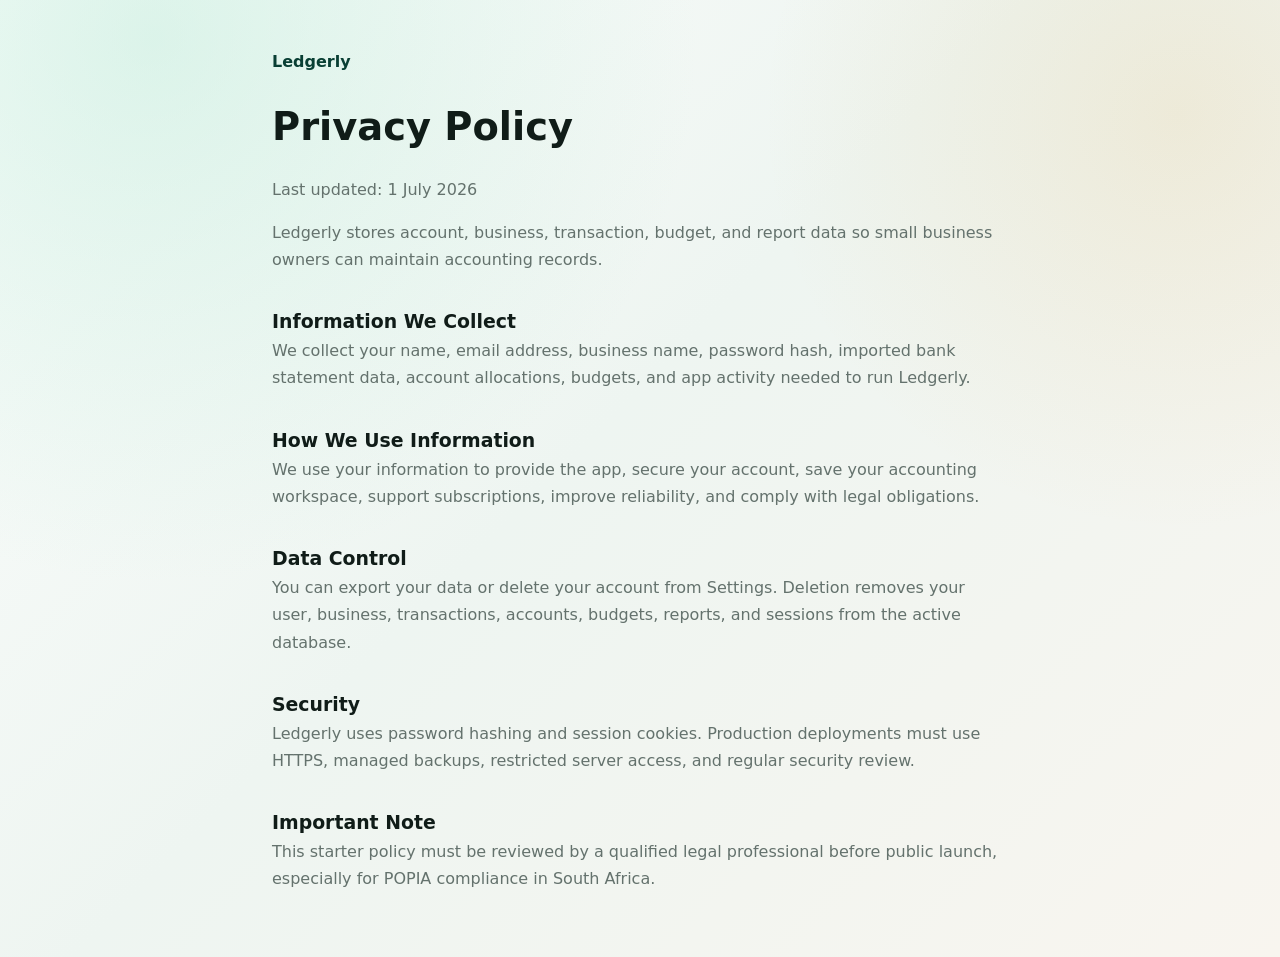
<file: privacy.html>
<!doctype html>
<html lang="en">
  <head>
    <meta charset="UTF-8" />
    <meta name="viewport" content="width=device-width, initial-scale=1.0" />
    <title>Ledgerly Privacy Policy</title>
    <link rel="stylesheet" href="./styles.css" />
  </head>
  <body class="legal-page">
    <main class="legal-shell">
      <a href="/">Ledgerly</a>
      <h1>Privacy Policy</h1>
      <p>Last updated: 1 July 2026</p>
      <p>Ledgerly stores account, business, transaction, budget, and report data so small business owners can maintain accounting records.</p>
      <h2>Information We Collect</h2>
      <p>We collect your name, email address, business name, password hash, imported bank statement data, account allocations, budgets, and app activity needed to run Ledgerly.</p>
      <h2>How We Use Information</h2>
      <p>We use your information to provide the app, secure your account, save your accounting workspace, support subscriptions, improve reliability, and comply with legal obligations.</p>
      <h2>Data Control</h2>
      <p>You can export your data or delete your account from Settings. Deletion removes your user, business, transactions, accounts, budgets, reports, and sessions from the active database.</p>
      <h2>Security</h2>
      <p>Ledgerly uses password hashing and session cookies. Production deployments must use HTTPS, managed backups, restricted server access, and regular security review.</p>
      <h2>Important Note</h2>
      <p>This starter policy must be reviewed by a qualified legal professional before public launch, especially for POPIA compliance in South Africa.</p>
    </main>
  </body>
</html>
</file>
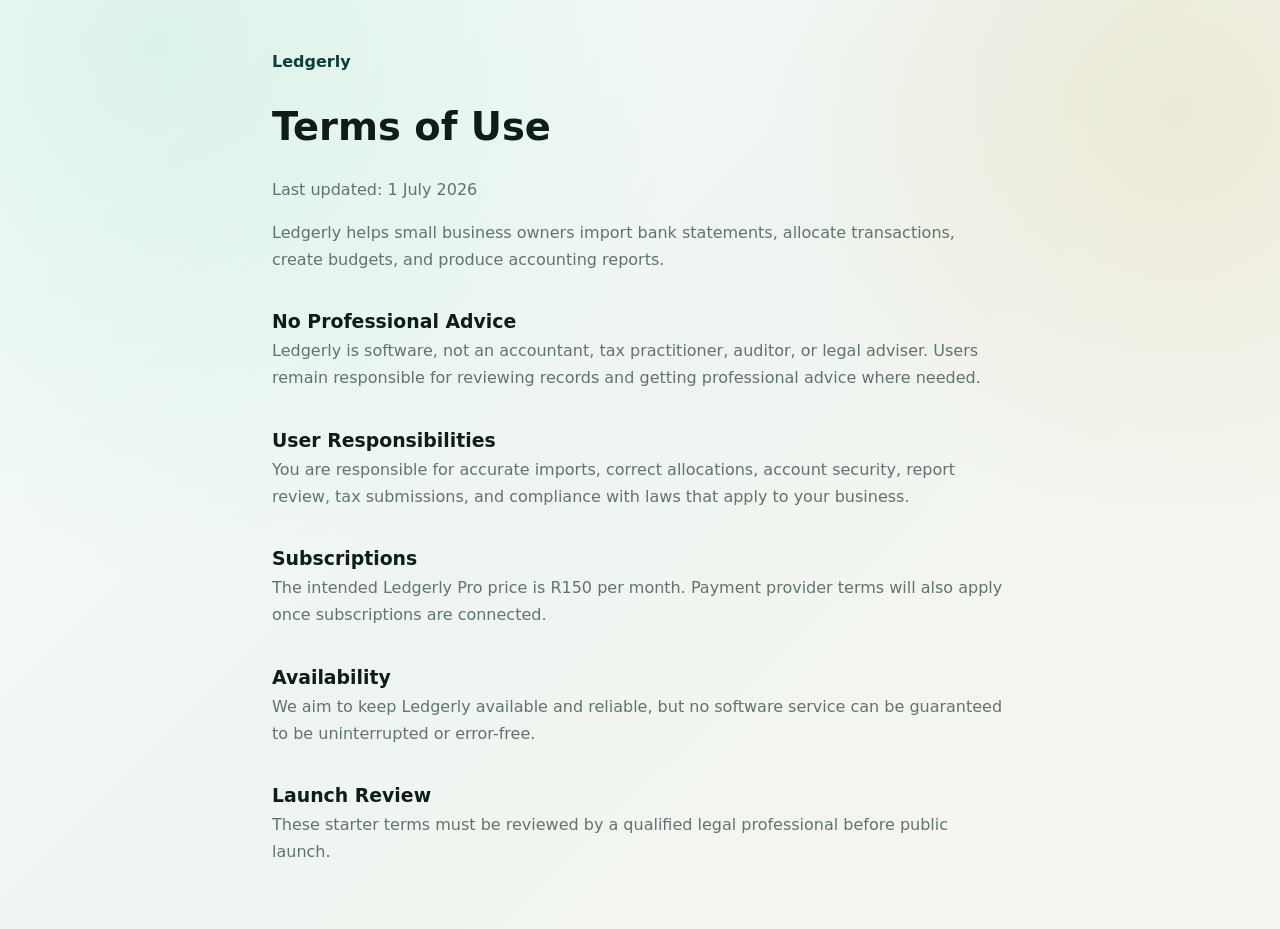
<file: terms.html>
<!doctype html>
<html lang="en">
  <head>
    <meta charset="UTF-8" />
    <meta name="viewport" content="width=device-width, initial-scale=1.0" />
    <title>Ledgerly Terms</title>
    <link rel="stylesheet" href="./styles.css" />
  </head>
  <body class="legal-page">
    <main class="legal-shell">
      <a href="/">Ledgerly</a>
      <h1>Terms of Use</h1>
      <p>Last updated: 1 July 2026</p>
      <p>Ledgerly helps small business owners import bank statements, allocate transactions, create budgets, and produce accounting reports.</p>
      <h2>No Professional Advice</h2>
      <p>Ledgerly is software, not an accountant, tax practitioner, auditor, or legal adviser. Users remain responsible for reviewing records and getting professional advice where needed.</p>
      <h2>User Responsibilities</h2>
      <p>You are responsible for accurate imports, correct allocations, account security, report review, tax submissions, and compliance with laws that apply to your business.</p>
      <h2>Subscriptions</h2>
      <p>The intended Ledgerly Pro price is R150 per month. Payment provider terms will also apply once subscriptions are connected.</p>
      <h2>Availability</h2>
      <p>We aim to keep Ledgerly available and reliable, but no software service can be guaranteed to be uninterrupted or error-free.</p>
      <h2>Launch Review</h2>
      <p>These starter terms must be reviewed by a qualified legal professional before public launch.</p>
    </main>
  </body>
</html>
</file>
<file: styles.css>
:root {
  color-scheme: light;
  --ink: #101c18;
  --muted: #64726d;
  --line: #d9e3de;
  --soft: #f1f6f3;
  --paper: #f8fbf9;
  --white: #ffffff;
  --green: #14775a;
  --green-dark: #093f34;
  --mint: #b9ead6;
  --gold: #d99b2b;
  --coral: #d65f4e;
  --blue: #276f9f;
  --shadow: 0 18px 45px rgba(14, 35, 29, 0.1);
  --shadow-soft: 0 10px 28px rgba(14, 35, 29, 0.08);
}

* {
  box-sizing: border-box;
}

body {
  margin: 0;
  min-height: 100vh;
  background:
    radial-gradient(circle at 12% 4%, rgba(185, 234, 214, 0.46), transparent 34rem),
    radial-gradient(circle at 92% 12%, rgba(217, 155, 43, 0.12), transparent 26rem),
    linear-gradient(135deg, #fbfdfc 0%, #eef5f1 46%, #f8f5ef 100%);
  color: var(--ink);
  font-family: Inter, ui-sans-serif, system-ui, -apple-system, BlinkMacSystemFont, "Segoe UI", sans-serif;
}

.legal-page {
  display: block;
}

.legal-shell {
  width: min(46rem, calc(100% - 2rem));
  margin: 0 auto;
  padding: 3rem 0;
  line-height: 1.7;
}

.legal-shell a {
  color: var(--green-dark);
  font-weight: 900;
  text-decoration: none;
}

.legal-shell h1 {
  margin: 1.2rem 0 1rem;
}

.legal-shell h2 {
  margin-top: 2rem;
}

.legal-shell p {
  color: var(--muted);
}

button,
input,
select {
  font: inherit;
}

button {
  border: 0;
  cursor: pointer;
}

.app-shell {
  display: grid;
  grid-template-columns: 18rem 1fr;
  min-height: 100vh;
}

.mobile-nav-backdrop,
.menu-toggle {
  display: none;
}

body:not(.authenticated) .app-shell {
  display: none;
}

body.authenticated .auth-screen {
  display: none;
}

.auth-screen {
  display: grid;
  grid-template-columns: minmax(0, 1.1fr) minmax(22rem, 0.9fr);
  gap: 2rem;
  align-items: center;
  min-height: 100vh;
  padding: clamp(1rem, 5vw, 4rem);
}

.auth-hero {
  max-width: 48rem;
}

.brand.large {
  margin-bottom: 2rem;
}

.brand.large strong {
  font-size: 1.5rem;
}

.auth-hero h1 {
  max-width: 46rem;
  margin-bottom: 1rem;
  font-size: clamp(2.4rem, 5vw, 5.8rem);
  line-height: 0.96;
}

.auth-hero p {
  max-width: 38rem;
  color: var(--muted);
  font-size: 1.1rem;
  line-height: 1.7;
}

.auth-points {
  display: flex;
  flex-wrap: wrap;
  gap: 0.7rem;
  margin-top: 1.5rem;
}

.auth-points span {
  padding: 0.55rem 0.8rem;
  border: 1px solid rgba(20, 119, 90, 0.22);
  border-radius: 999px;
  background: rgba(255, 255, 255, 0.72);
  color: var(--green-dark);
  font-weight: 850;
}

.auth-card {
  width: min(100%, 30rem);
  justify-self: end;
  padding: 1.2rem;
  border: 1px solid rgba(220, 229, 223, 0.82);
  border-radius: 1.15rem;
  background: rgba(255, 255, 255, 0.88);
  box-shadow: var(--shadow);
}

.auth-tabs {
  display: grid;
  grid-template-columns: 1fr 1fr;
  gap: 0.45rem;
  margin-bottom: 1rem;
  padding: 0.3rem;
  border-radius: 0.9rem;
  background: var(--soft);
}

.auth-tab {
  min-height: 2.55rem;
  border-radius: 0.7rem;
  background: transparent;
  color: var(--muted);
  font-weight: 850;
}

.auth-tab.active {
  background: #fff;
  color: var(--green-dark);
  box-shadow: 0 8px 24px rgba(19, 32, 27, 0.08);
}

.form-error {
  min-height: 1.4rem;
  margin: 0;
  color: var(--coral);
  font-weight: 750;
}

.muted-copy {
  color: var(--muted);
  line-height: 1.6;
}

.sidebar {
  display: flex;
  flex-direction: column;
  gap: 2rem;
  padding: 1.5rem;
  background: rgba(255, 255, 255, 0.82);
  border-right: 1px solid rgba(220, 229, 223, 0.8);
  backdrop-filter: blur(20px);
}

.brand {
  display: flex;
  align-items: center;
  gap: 0.85rem;
}

.brand-mark {
  display: grid;
  width: 3rem;
  height: 3rem;
  place-items: center;
  border-radius: 0.9rem;
  background: var(--green-dark);
  color: white;
  font-weight: 900;
  box-shadow: 0 12px 30px rgba(13, 79, 63, 0.25);
}

.brand strong,
.brand span {
  display: block;
}

.brand strong {
  font-size: 1.18rem;
}

.brand span,
.plan-panel p,
.metric p {
  color: var(--muted);
  font-size: 0.86rem;
}

.nav {
  display: grid;
  gap: 0.4rem;
}

.nav-item {
  width: 100%;
  padding: 0.85rem 0.95rem;
  border-radius: 0.75rem;
  background: transparent;
  color: var(--muted);
  text-align: left;
  font-weight: 750;
}

.nav-item.active,
.nav-item:hover {
  background: linear-gradient(135deg, var(--green-dark), #12644f);
  color: #fff;
  box-shadow: var(--shadow-soft);
}

.plan-panel {
  margin-top: auto;
  padding: 1.2rem;
  border: 1px solid rgba(20, 119, 90, 0.22);
  border-radius: 1rem;
  background: linear-gradient(150deg, rgba(255, 255, 255, 0.92), rgba(185, 234, 214, 0.48));
}

.plan-panel span,
.eyebrow {
  color: var(--green);
  font-size: 0.74rem;
  font-weight: 850;
  letter-spacing: 0;
  margin: 0;
  text-transform: uppercase;
}

.plan-panel strong {
  display: block;
  margin-top: 0.25rem;
  font-size: 1.35rem;
}

.install-app {
  margin-top: 0.7rem;
  width: 100%;
}

.workspace {
  min-width: 0;
  padding: 1.35rem;
}

.topbar {
  display: flex;
  align-items: center;
  justify-content: space-between;
  gap: 1rem;
  margin-bottom: 1.4rem;
  padding: 0.4rem 0;
}

h1,
h2,
p {
  margin-top: 0;
}

h1 {
  margin-bottom: 0;
  font-size: clamp(2rem, 3vw, 3.1rem);
}

h2 {
  margin-bottom: 0;
  font-size: 1.18rem;
}

.business-card {
  display: grid;
  gap: 0.35rem;
  min-width: min(22rem, 100%);
  padding: 0.9rem 1rem;
  border: 1px solid var(--line);
  border-radius: 1rem;
  background: rgba(255, 255, 255, 0.84);
  box-shadow: var(--shadow-soft);
}

.session-card {
  display: grid;
  grid-template-columns: 1fr auto;
  align-items: center;
  gap: 0.2rem 0.75rem;
  min-width: min(16rem, 100%);
  padding: 0.85rem 1rem;
  border: 1px solid var(--line);
  border-radius: 1rem;
  background: rgba(255, 255, 255, 0.84);
  box-shadow: var(--shadow-soft);
}

.session-card span {
  color: var(--green);
  font-size: 0.75rem;
  font-weight: 850;
}

.session-card strong {
  overflow: hidden;
  text-overflow: ellipsis;
  white-space: nowrap;
}

.session-card button {
  grid-row: 1 / span 2;
  grid-column: 2;
}

.business-card label {
  color: var(--muted);
  font-size: 0.75rem;
  font-weight: 800;
}

.business-card input,
.toolbar input,
.stacked-form input,
.stacked-form select,
.panel select,
.toolbar select,
td select,
td input,
.budget-row input {
  width: 100%;
  border: 1px solid var(--line);
  border-radius: 0.7rem;
  background: #fff;
  color: var(--ink);
  padding: 0.72rem 0.8rem;
  outline: none;
}

.dashboard-hero {
  display: flex;
  align-items: center;
  justify-content: space-between;
  gap: 1rem;
  margin-bottom: 1rem;
  padding: 1.25rem;
  border: 1px solid rgba(20, 119, 90, 0.18);
  border-radius: 1.15rem;
  background:
    linear-gradient(135deg, rgba(255, 255, 255, 0.96), rgba(185, 234, 214, 0.48)),
    var(--white);
  box-shadow: var(--shadow);
}

.dashboard-hero h2 {
  margin: 0.25rem 0 0.35rem;
  font-size: clamp(1.45rem, 2.5vw, 2.2rem);
}

.dashboard-hero p {
  margin-bottom: 0;
  color: var(--muted);
}

.dashboard-actions {
  display: flex;
  gap: 0.7rem;
  flex-wrap: wrap;
  justify-content: flex-end;
}

.view {
  display: none;
}

.view.active {
  display: block;
}

.metric-grid {
  display: grid;
  grid-template-columns: repeat(4, minmax(0, 1fr));
  gap: 1rem;
}

.insight-grid {
  display: grid;
  grid-template-columns: repeat(3, minmax(0, 1fr));
  gap: 1rem;
  margin-top: 1rem;
}

.metric,
.insight-card,
.panel,
.import-strip,
.table-shell {
  border: 1px solid rgba(220, 229, 223, 0.82);
  border-radius: 1rem;
  background: rgba(255, 255, 255, 0.88);
  box-shadow: var(--shadow-soft);
}

.metric {
  padding: 1.15rem;
}

.metric span {
  display: block;
  color: var(--muted);
  font-size: 0.82rem;
  font-weight: 800;
}

.metric strong {
  display: block;
  margin: 0.65rem 0 0.35rem;
  font-size: clamp(1.45rem, 2.5vw, 2.25rem);
}

.insight-card {
  padding: 1rem;
}

.insight-card span {
  display: block;
  color: var(--muted);
  font-size: 0.8rem;
  font-weight: 850;
}

.insight-card strong {
  display: block;
  margin: 0.45rem 0;
  font-size: 1.35rem;
}

.insight-card p {
  margin-bottom: 0;
  color: var(--muted);
}

.mini-track {
  height: 0.62rem;
  overflow: hidden;
  border-radius: 999px;
  background: var(--soft);
}

.mini-fill {
  width: 0;
  height: 100%;
  border-radius: inherit;
  background: var(--green);
}

.dashboard-grid,
.reports-grid,
.split {
  display: grid;
  grid-template-columns: minmax(0, 1.35fr) minmax(19rem, 0.65fr);
  gap: 1rem;
  margin-top: 1rem;
}

.reports-grid {
  grid-template-columns: minmax(20rem, 0.7fr) minmax(0, 1.3fr);
}

.panel {
  padding: 1.15rem;
}

.panel-heading {
  display: flex;
  align-items: center;
  justify-content: space-between;
  gap: 1rem;
  margin-bottom: 1rem;
}

.primary,
.secondary,
.ghost,
.file-button {
  display: inline-flex;
  align-items: center;
  justify-content: center;
  min-height: 2.75rem;
  padding: 0 1rem;
  border-radius: 0.75rem;
  font-weight: 850;
  white-space: nowrap;
}

.primary {
  background: var(--green-dark);
  color: #fff;
}

.secondary,
.file-button {
  border: 1px solid rgba(20, 119, 90, 0.26);
  background: var(--white);
  color: var(--green-dark);
}

.ghost {
  background: transparent;
  color: var(--muted);
}

.small {
  min-height: 2.35rem;
  padding: 0 0.85rem;
}

.file-button input {
  display: none;
}

.import-strip {
  display: flex;
  justify-content: space-between;
  gap: 1rem;
  padding: 1.2rem;
  margin-bottom: 1rem;
}

.import-strip p {
  color: var(--muted);
  margin-bottom: 0;
}

.import-actions,
.toolbar,
.report-actions {
  display: flex;
  align-items: center;
  gap: 0.7rem;
  flex-wrap: wrap;
}

.toolbar,
.report-actions {
  margin-bottom: 1rem;
}

.toolbar input {
  flex: 1;
  min-width: 17rem;
}

.table-shell {
  overflow: auto;
}

table {
  width: 100%;
  border-collapse: collapse;
  min-width: 55rem;
}

.compact table {
  min-width: 36rem;
}

th,
td {
  padding: 0.85rem 0.9rem;
  border-bottom: 1px solid var(--line);
  text-align: left;
  vertical-align: middle;
}

th {
  color: var(--muted);
  font-size: 0.75rem;
  text-transform: uppercase;
}

tbody tr:hover {
  background: rgba(238, 245, 240, 0.8);
}

.money-in {
  color: var(--green);
  font-weight: 850;
}

.money-out {
  color: var(--coral);
  font-weight: 850;
}

.status-pill {
  display: inline-flex;
  padding: 0.35rem 0.6rem;
  border-radius: 999px;
  background: var(--soft);
  color: var(--muted);
  font-size: 0.75rem;
  font-weight: 850;
}

.status-pill.done {
  background: rgba(185, 234, 214, 0.75);
  color: var(--green-dark);
}

.empty-state {
  padding: 3rem 1rem;
  color: var(--muted);
  text-align: center;
}

.bars,
.budget-pulse,
.account-list,
.budget-editor,
.invoice-list {
  display: grid;
  gap: 0.8rem;
}

.bar-row,
.budget-card,
.account-card,
.budget-row,
.invoice-card {
  border: 1px solid var(--line);
  border-radius: 0.8rem;
  background: rgba(255, 255, 255, 0.72);
  padding: 0.85rem;
}

.bar-row header,
.budget-card header,
.account-card,
.budget-row,
.invoice-card header {
  display: flex;
  align-items: center;
  justify-content: space-between;
  gap: 1rem;
}

.bar-track,
.budget-track {
  height: 0.72rem;
  overflow: hidden;
  border-radius: 999px;
  background: var(--soft);
}

.bar-fill,
.budget-fill {
  height: 100%;
  width: 0;
  border-radius: inherit;
  background: var(--green);
}

.budget-fill.warning {
  background: var(--gold);
}

.budget-fill.danger {
  background: var(--coral);
}

.account-type {
  color: var(--muted);
  font-size: 0.82rem;
  font-weight: 800;
  text-transform: capitalize;
}

.stacked-form {
  display: grid;
  gap: 0.75rem;
}

.budget-row input {
  max-width: 12rem;
}

.settings-stack {
  display: grid;
  gap: 0.85rem;
}

.setting-row {
  display: flex;
  align-items: center;
  justify-content: space-between;
  gap: 1rem;
  padding: 0.85rem;
  border: 1px solid var(--line);
  border-radius: 0.8rem;
  background: rgba(255, 255, 255, 0.72);
}

.setting-row span {
  color: var(--muted);
  font-weight: 800;
}

.danger-zone {
  display: grid;
  gap: 0.75rem;
  margin-top: 0.4rem;
  padding: 1rem;
  border: 1px solid rgba(214, 95, 78, 0.28);
  border-radius: 0.9rem;
  background: rgba(214, 95, 78, 0.06);
}

.danger-zone p {
  margin-bottom: 0;
  color: var(--muted);
}

.danger-zone input {
  width: 100%;
  border: 1px solid rgba(214, 95, 78, 0.32);
  border-radius: 0.7rem;
  background: #fff;
  color: var(--ink);
  padding: 0.72rem 0.8rem;
}

.danger {
  color: var(--coral);
}

.remove-account {
  color: var(--coral);
  background: transparent;
  font-weight: 850;
}

.invoice-card {
  display: grid;
  gap: 0.75rem;
}

.invoice-card p {
  margin-bottom: 0;
  color: var(--muted);
}

.invoice-actions {
  display: flex;
  gap: 0.5rem;
  flex-wrap: wrap;
}

.vat-summary {
  display: grid;
  grid-template-columns: repeat(3, minmax(0, 1fr));
  gap: 0.8rem;
  margin-bottom: 1rem;
}

.vat-summary article {
  padding: 1rem;
  border: 1px solid var(--line);
  border-radius: 0.8rem;
  background: rgba(255, 255, 255, 0.72);
}

.vat-summary span {
  display: block;
  color: var(--muted);
  font-size: 0.8rem;
  font-weight: 850;
}

.vat-summary strong {
  display: block;
  margin-top: 0.45rem;
  font-size: 1.35rem;
}

.report-vat-panel {
  margin-top: 1rem;
}

.setting-row a {
  color: var(--green-dark);
  text-decoration: none;
}

@media (max-width: 980px) {
  .auth-screen {
    grid-template-columns: 1fr;
  }

  .auth-card {
    justify-self: stretch;
  }

  .app-shell {
    grid-template-columns: 1fr;
  }

  .mobile-nav-backdrop {
    position: fixed;
    inset: 0;
    z-index: 30;
    display: block;
    pointer-events: none;
    background: rgba(9, 31, 25, 0);
    transition: background 180ms ease;
  }

  body.nav-open .mobile-nav-backdrop {
    pointer-events: auto;
    background: rgba(9, 31, 25, 0.38);
  }

  .menu-toggle {
    display: inline-grid;
    flex: 0 0 auto;
    width: 2.75rem;
    height: 2.75rem;
    place-items: center;
    border: 1px solid rgba(220, 229, 223, 0.95);
    border-radius: 0.85rem;
    background: rgba(255, 255, 255, 0.92);
    box-shadow: var(--shadow-soft);
  }

  .menu-toggle span {
    display: block;
    width: 1.2rem;
    height: 2px;
    border-radius: 999px;
    background: var(--green-dark);
  }

  .sidebar {
    position: fixed;
    top: 0;
    bottom: 0;
    left: 0;
    z-index: 40;
    width: min(82vw, 20rem);
    display: flex;
    transform: translateX(-105%);
    transition: transform 210ms ease;
    box-shadow: 24px 0 60px rgba(9, 31, 25, 0.18);
  }

  body.nav-open .sidebar {
    transform: translateX(0);
  }

  .nav-item {
    text-align: left;
  }

  .plan-panel {
    display: none;
  }

  .metric-grid,
  .insight-grid,
  .dashboard-grid,
  .reports-grid,
  .split {
    grid-template-columns: 1fr 1fr;
  }

  .dashboard-grid .wide,
  .split .wide {
    grid-column: 1 / -1;
  }
}

@media (max-width: 720px) {
  body {
    background: linear-gradient(180deg, #f8fbf9 0%, #eef5f1 100%);
  }

  .auth-screen {
    gap: 1.25rem;
    min-height: auto;
    padding: 1.1rem;
  }

  .auth-hero h1 {
    font-size: 2.35rem;
    line-height: 1;
  }

  .auth-hero p {
    font-size: 1rem;
  }

  .auth-card {
    padding: 1rem;
  }

  .workspace {
    padding: 1rem;
  }

  .sidebar {
    padding: 1.15rem;
  }

  .topbar,
  .dashboard-hero,
  .import-strip,
  .budget-row,
  .account-card,
  .invoice-card header {
    align-items: stretch;
    flex-direction: column;
  }

  .metric-grid,
  .insight-grid,
  .vat-summary,
  .dashboard-grid,
  .reports-grid,
  .split {
    grid-template-columns: 1fr;
  }

  .business-card,
  .budget-row input {
    max-width: none;
    min-width: 0;
  }

  .dashboard-actions,
  .invoice-actions {
    justify-content: stretch;
  }

  .dashboard-actions button,
  .invoice-actions button,
  .primary,
  .secondary,
  .ghost,
  .file-button {
    width: 100%;
  }

  .topbar {
    position: sticky;
    top: 0;
    z-index: 20;
    align-items: center;
    gap: 0.75rem;
    margin: -1rem -1rem 1rem;
    padding: 0.85rem 1rem;
    background: rgba(248, 251, 249, 0.9);
    backdrop-filter: blur(18px);
    border-bottom: 1px solid rgba(220, 229, 223, 0.78);
  }

  .topbar > div:first-of-type {
    min-width: 0;
  }

  .topbar .eyebrow {
    display: none;
  }

  h1 {
    font-size: 1.35rem;
  }

  .dashboard-hero,
  .metric,
  .insight-card,
  .panel,
  .import-strip,
  .table-shell {
    border-radius: 0.85rem;
  }

  .metric,
  .insight-card,
  .panel {
    padding: 0.95rem;
  }

  .business-card,
  .session-card {
    width: 100%;
  }

  .report-actions,
  .import-actions,
  .toolbar {
    display: grid;
    grid-template-columns: 1fr;
    align-items: stretch;
  }

  .toolbar input {
    min-width: 0;
  }

  .table-shell {
    overflow: visible;
    border: 0;
    background: transparent;
    box-shadow: none;
  }

  table,
  .compact table {
    min-width: 0;
  }

  table,
  thead,
  tbody,
  tr,
  th,
  td {
    display: block;
    width: 100%;
  }

  thead {
    display: none;
  }

  tbody {
    display: grid;
    gap: 0.75rem;
  }

  tr {
    padding: 0.85rem;
    border: 1px solid var(--line);
    border-radius: 0.85rem;
    background: rgba(255, 255, 255, 0.9);
    box-shadow: var(--shadow-soft);
  }

  td {
    display: grid;
    grid-template-columns: minmax(7.2rem, 0.42fr) minmax(0, 1fr);
    gap: 0.75rem;
    align-items: center;
    padding: 0.6rem 0;
    border: 0;
  }

  td + td {
    border-top: 1px solid var(--line);
  }

  td::before {
    content: attr(data-label);
    color: var(--muted);
    font-size: 0.74rem;
    font-weight: 850;
    text-transform: uppercase;
  }

  td select,
  td input {
    min-width: 0;
  }

  .empty-state {
    padding: 1.5rem 1rem;
  }
}
</file>
